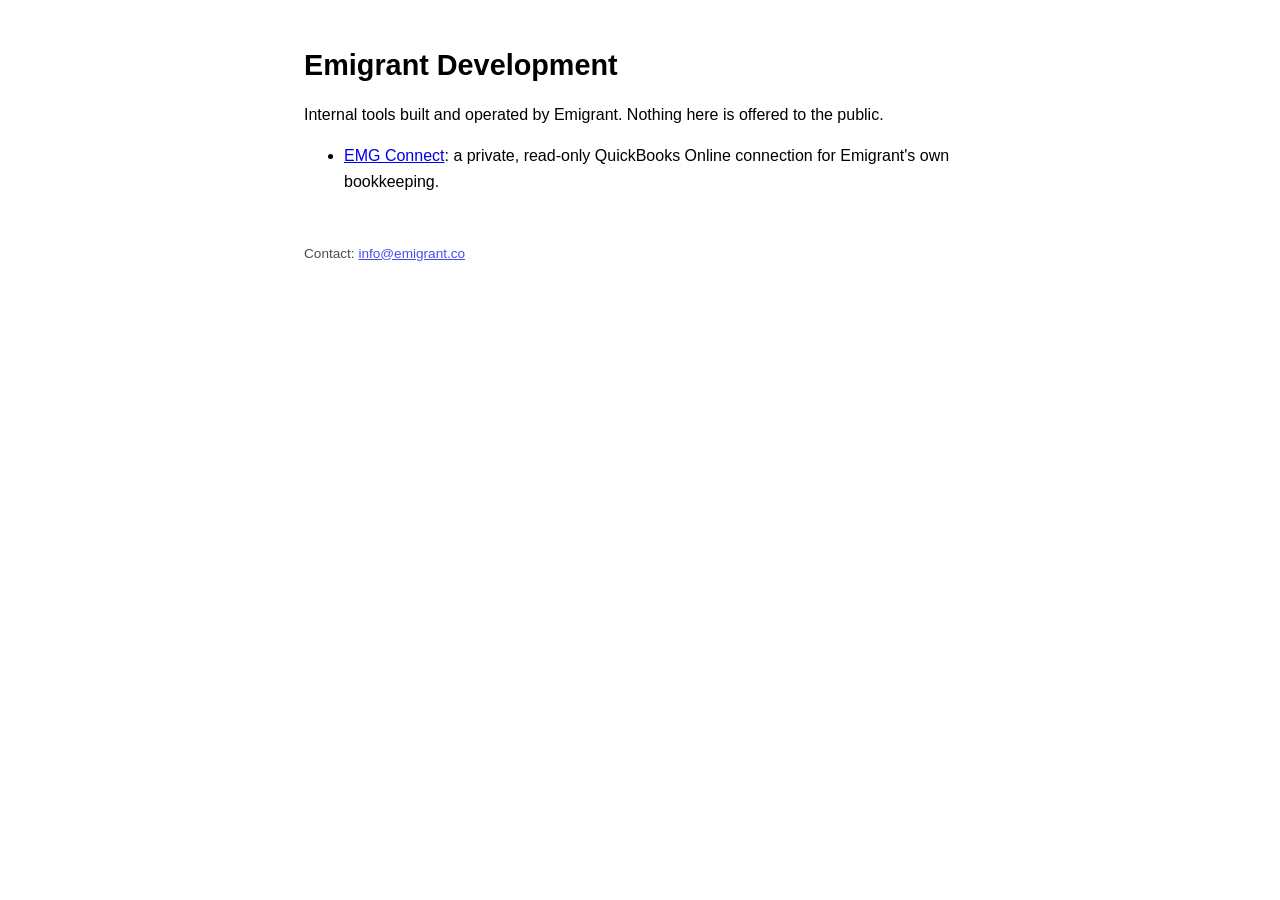
<file: index.html>
<!doctype html>
<html lang="en">
<head>
<meta charset="utf-8">
<meta name="viewport" content="width=device-width, initial-scale=1">
<title>Emigrant Development</title>
<link rel="stylesheet" href="/style.css">
</head>
<body>
<h1>Emigrant Development</h1>
<p>Internal tools built and operated by Emigrant. Nothing here is offered to the public.</p>
<ul>
  <li><a href="/emg-connect/">EMG Connect</a>: a private, read-only QuickBooks Online connection for Emigrant's own bookkeeping.</li>
</ul>
<footer>Contact: <a href="mailto:info@emigrant.co">info@emigrant.co</a></footer>
</body>
</html>
</file>
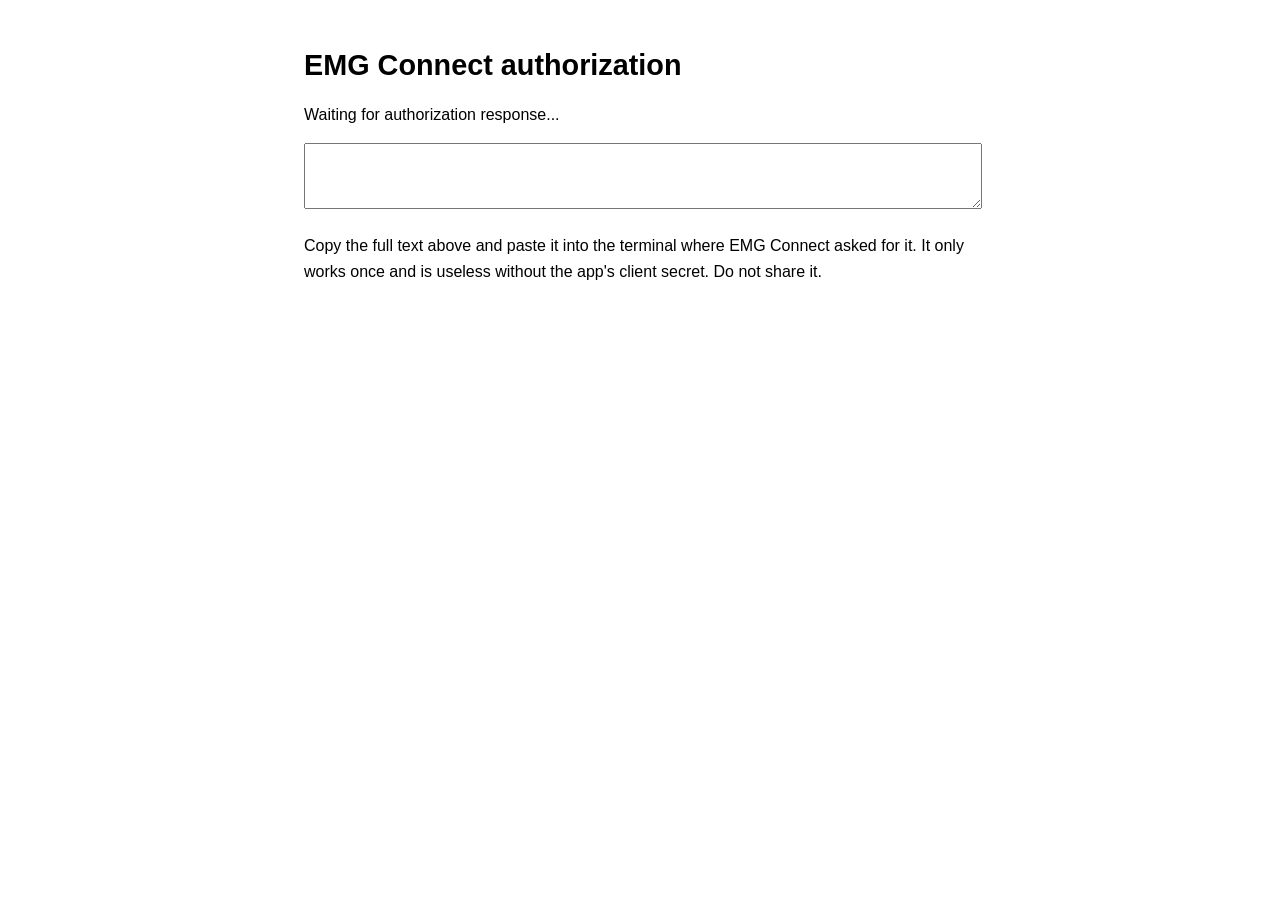
<file: callback/index.html>
<!doctype html>
<html lang="en">
<head>
<meta charset="utf-8">
<meta name="viewport" content="width=device-width, initial-scale=1">
<meta name="robots" content="noindex">
<meta name="referrer" content="no-referrer">
<title>EMG Connect: Authorization</title>
<link rel="stylesheet" href="/style.css">
</head>
<body>
<h1>EMG Connect authorization</h1>
<p id="msg">Waiting for authorization response...</p>
<p><textarea id="url" rows="4" style="width:100%" readonly></textarea></p>
<p><button id="copy" hidden>Copy</button></p>
<p>Copy the full text above and paste it into the terminal where EMG Connect asked for it. It only works once and is useless without the app's client secret. Do not share it.</p>
<script>
  var u = location.href;
  if (location.search.indexOf("code=") !== -1) {
    document.getElementById("msg").textContent = "Authorization received.";
    document.getElementById("url").value = u;
    var b = document.getElementById("copy");
    b.hidden = false;
    b.onclick = function () { navigator.clipboard.writeText(u); b.textContent = "Copied"; };
  } else if (location.search.indexOf("error=") !== -1) {
    document.getElementById("msg").textContent = "Authorization failed: " + new URLSearchParams(location.search).get("error");
  }
</script>
</body>
</html>
</file>
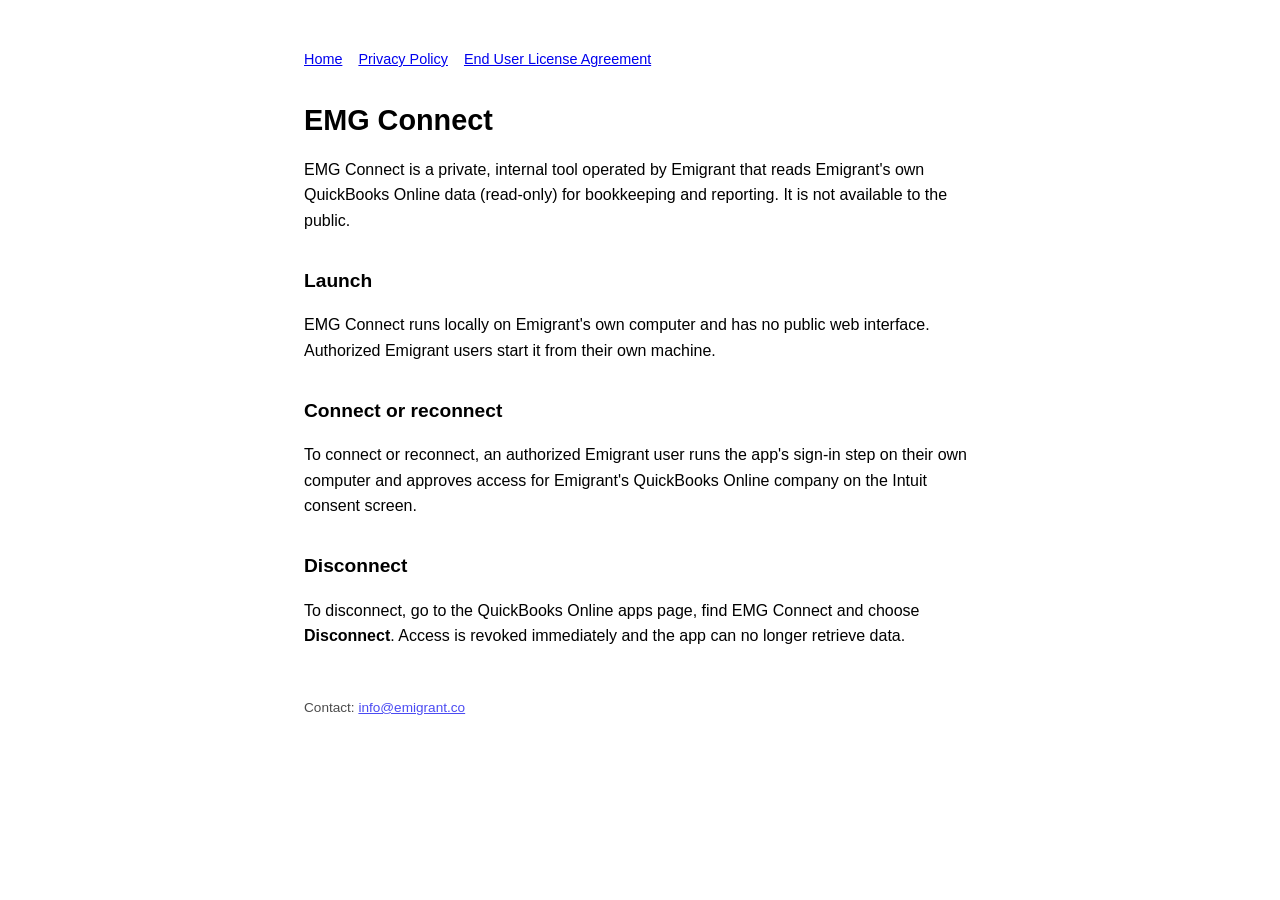
<file: emg-connect/index.html>
<!doctype html>
<html lang="en">
<head>
<meta charset="utf-8">
<meta name="viewport" content="width=device-width, initial-scale=1">
<title>EMG Connect</title>
<link rel="stylesheet" href="/style.css">
</head>
<body>
<nav><a href="/">Home</a><a href="/emg-connect/privacy/">Privacy Policy</a><a href="/emg-connect/eula/">End User License Agreement</a></nav>
<h1>EMG Connect</h1>
<p>EMG Connect is a private, internal tool operated by Emigrant that reads Emigrant's own QuickBooks Online data (read-only) for bookkeeping and reporting. It is not available to the public.</p>

<h2 id="launch">Launch</h2>
<p>EMG Connect runs locally on Emigrant's own computer and has no public web interface. Authorized Emigrant users start it from their own machine.</p>

<h2 id="connect">Connect or reconnect</h2>
<p>To connect or reconnect, an authorized Emigrant user runs the app's sign-in step on their own computer and approves access for Emigrant's QuickBooks Online company on the Intuit consent screen.</p>

<h2 id="disconnect">Disconnect</h2>
<p>To disconnect, go to the QuickBooks Online apps page, find EMG Connect and choose <strong>Disconnect</strong>. Access is revoked immediately and the app can no longer retrieve data.</p>

<footer>Contact: <a href="mailto:info@emigrant.co">info@emigrant.co</a></footer>
</body>
</html>
</file>
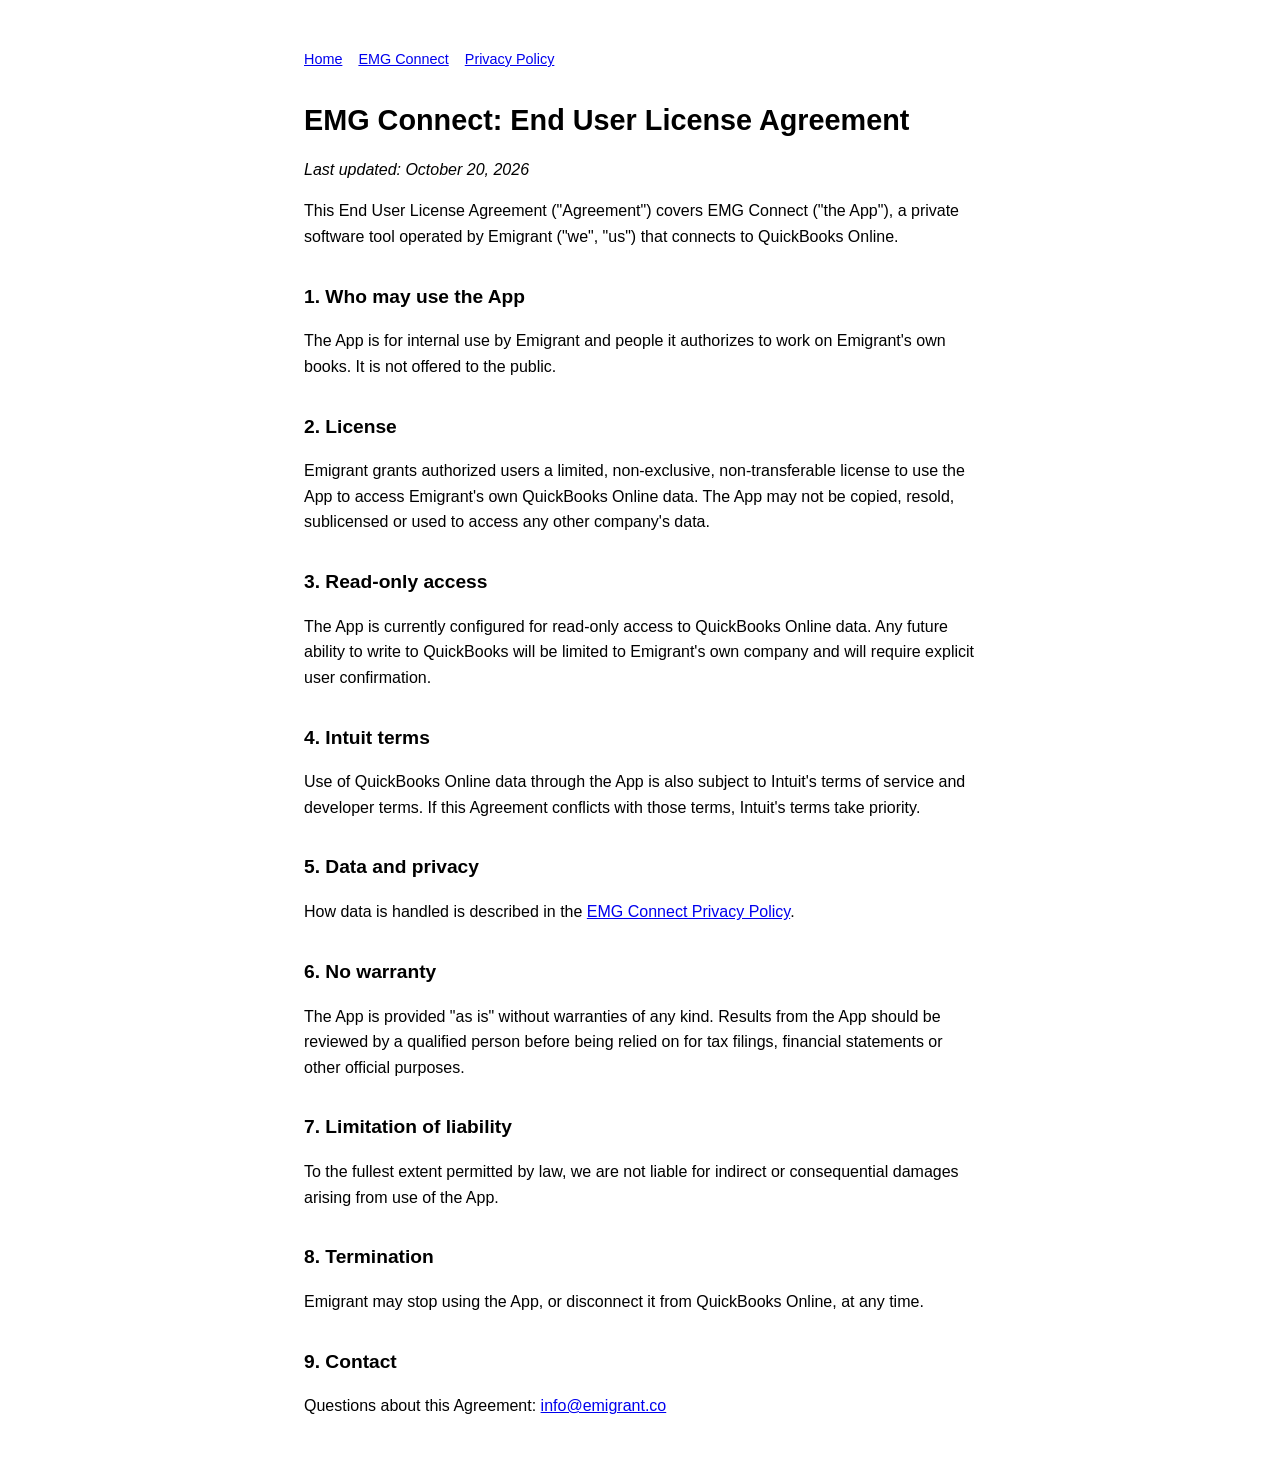
<file: emg-connect/eula/index.html>
<!doctype html>
<html lang="en">
<head>
<meta charset="utf-8">
<meta name="viewport" content="width=device-width, initial-scale=1">
<title>EMG Connect End User License Agreement</title>
<link rel="stylesheet" href="/style.css">
</head>
<body>
<nav><a href="/">Home</a><a href="/emg-connect/">EMG Connect</a><a href="/emg-connect/privacy/">Privacy Policy</a></nav>
<h1>EMG Connect: End User License Agreement</h1>
<p><em>Last updated: October 20, 2026</em></p>
<p>This End User License Agreement ("Agreement") covers EMG Connect ("the App"), a private software tool operated by Emigrant ("we", "us") that connects to QuickBooks Online.</p>

<h2>1. Who may use the App</h2>
<p>The App is for internal use by Emigrant and people it authorizes to work on Emigrant's own books. It is not offered to the public.</p>

<h2>2. License</h2>
<p>Emigrant grants authorized users a limited, non-exclusive, non-transferable license to use the App to access Emigrant's own QuickBooks Online data. The App may not be copied, resold, sublicensed or used to access any other company's data.</p>

<h2>3. Read-only access</h2>
<p>The App is currently configured for read-only access to QuickBooks Online data. Any future ability to write to QuickBooks will be limited to Emigrant's own company and will require explicit user confirmation.</p>

<h2>4. Intuit terms</h2>
<p>Use of QuickBooks Online data through the App is also subject to Intuit's terms of service and developer terms. If this Agreement conflicts with those terms, Intuit's terms take priority.</p>

<h2>5. Data and privacy</h2>
<p>How data is handled is described in the <a href="/emg-connect/privacy/">EMG Connect Privacy Policy</a>.</p>

<h2>6. No warranty</h2>
<p>The App is provided "as is" without warranties of any kind. Results from the App should be reviewed by a qualified person before being relied on for tax filings, financial statements or other official purposes.</p>

<h2>7. Limitation of liability</h2>
<p>To the fullest extent permitted by law, we are not liable for indirect or consequential damages arising from use of the App.</p>

<h2>8. Termination</h2>
<p>Emigrant may stop using the App, or disconnect it from QuickBooks Online, at any time.</p>

<h2>9. Contact</h2>
<p>Questions about this Agreement: <a href="mailto:info@emigrant.co">info@emigrant.co</a></p>
</body>
</html>
</file>
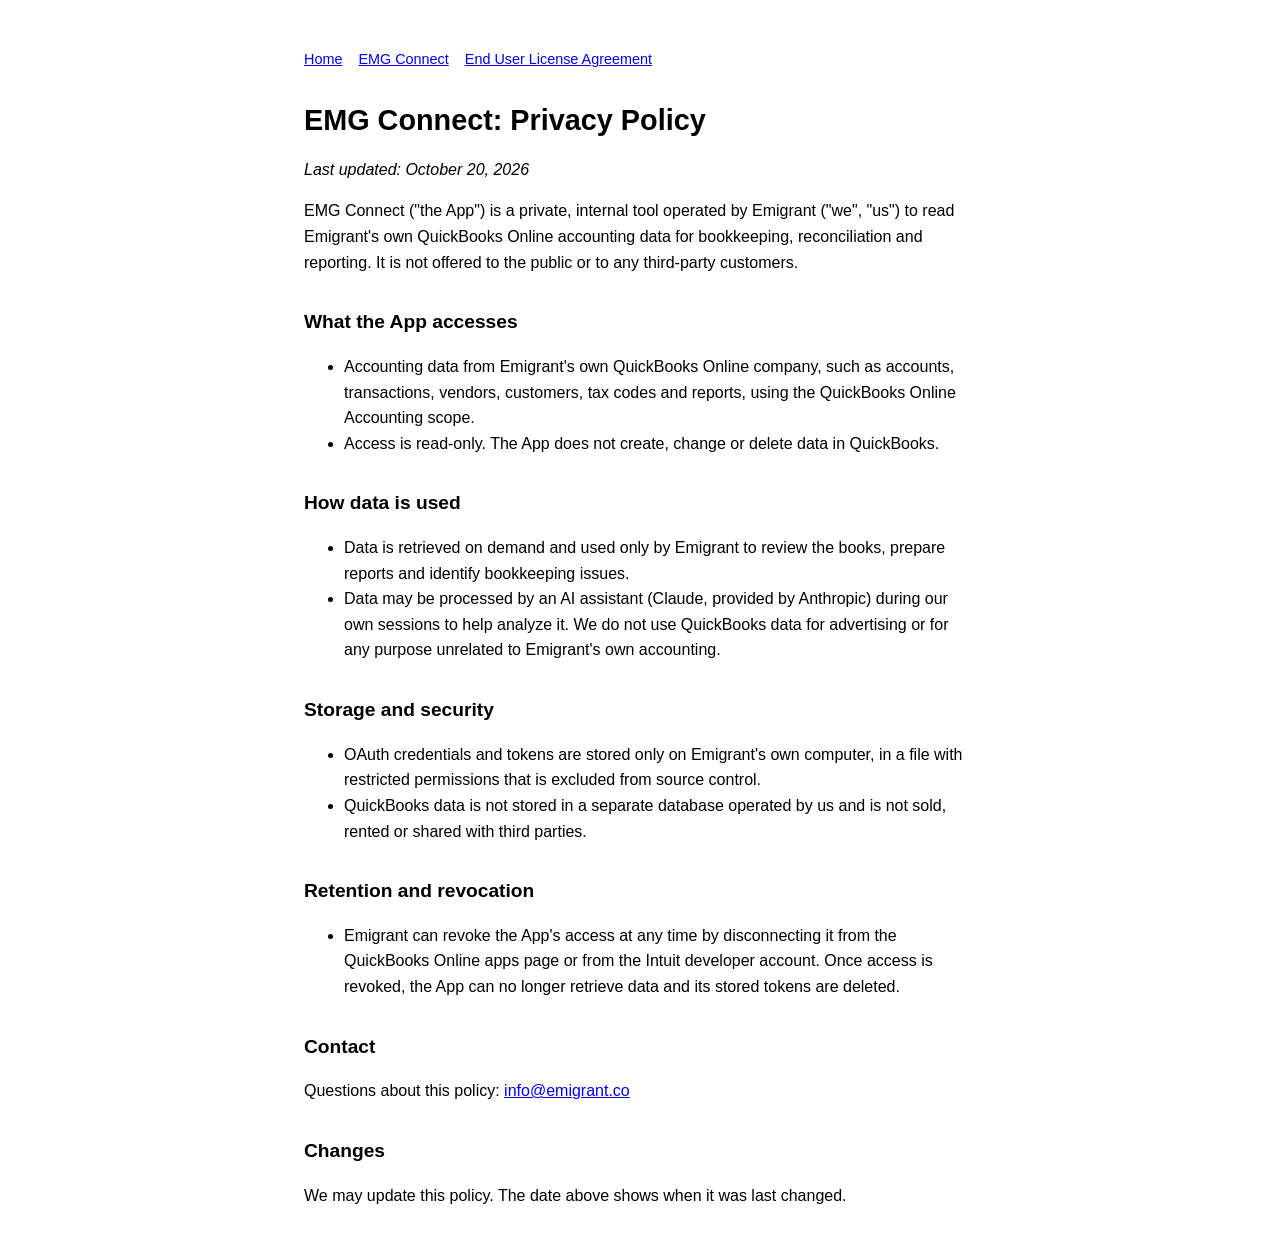
<file: emg-connect/privacy/index.html>
<!doctype html>
<html lang="en">
<head>
<meta charset="utf-8">
<meta name="viewport" content="width=device-width, initial-scale=1">
<title>EMG Connect Privacy Policy</title>
<link rel="stylesheet" href="/style.css">
</head>
<body>
<nav><a href="/">Home</a><a href="/emg-connect/">EMG Connect</a><a href="/emg-connect/eula/">End User License Agreement</a></nav>
<h1>EMG Connect: Privacy Policy</h1>
<p><em>Last updated: October 20, 2026</em></p>
<p>EMG Connect ("the App") is a private, internal tool operated by Emigrant ("we", "us") to read Emigrant's own QuickBooks Online accounting data for bookkeeping, reconciliation and reporting. It is not offered to the public or to any third-party customers.</p>

<h2>What the App accesses</h2>
<ul>
  <li>Accounting data from Emigrant's own QuickBooks Online company, such as accounts, transactions, vendors, customers, tax codes and reports, using the QuickBooks Online Accounting scope.</li>
  <li>Access is read-only. The App does not create, change or delete data in QuickBooks.</li>
</ul>

<h2>How data is used</h2>
<ul>
  <li>Data is retrieved on demand and used only by Emigrant to review the books, prepare reports and identify bookkeeping issues.</li>
  <li>Data may be processed by an AI assistant (Claude, provided by Anthropic) during our own sessions to help analyze it. We do not use QuickBooks data for advertising or for any purpose unrelated to Emigrant's own accounting.</li>
</ul>

<h2>Storage and security</h2>
<ul>
  <li>OAuth credentials and tokens are stored only on Emigrant's own computer, in a file with restricted permissions that is excluded from source control.</li>
  <li>QuickBooks data is not stored in a separate database operated by us and is not sold, rented or shared with third parties.</li>
</ul>

<h2>Retention and revocation</h2>
<ul>
  <li>Emigrant can revoke the App's access at any time by disconnecting it from the QuickBooks Online apps page or from the Intuit developer account. Once access is revoked, the App can no longer retrieve data and its stored tokens are deleted.</li>
</ul>

<h2>Contact</h2>
<p>Questions about this policy: <a href="mailto:info@emigrant.co">info@emigrant.co</a></p>

<h2>Changes</h2>
<p>We may update this policy. The date above shows when it was last changed.</p>
</body>
</html>
</file>
<file: style.css>
:root { color-scheme: light dark; }
body { font: 16px/1.6 -apple-system, BlinkMacSystemFont, "Segoe UI", Roboto, sans-serif; max-width: 42rem; margin: 3rem auto; padding: 0 1rem; }
h1 { font-size: 1.8rem; line-height: 1.2; }
h2 { font-size: 1.2rem; margin-top: 2rem; }
nav { margin-bottom: 2rem; font-size: 0.9rem; }
nav a { margin-right: 1rem; }
footer { margin-top: 3rem; font-size: 0.85rem; opacity: 0.7; }
</file>
